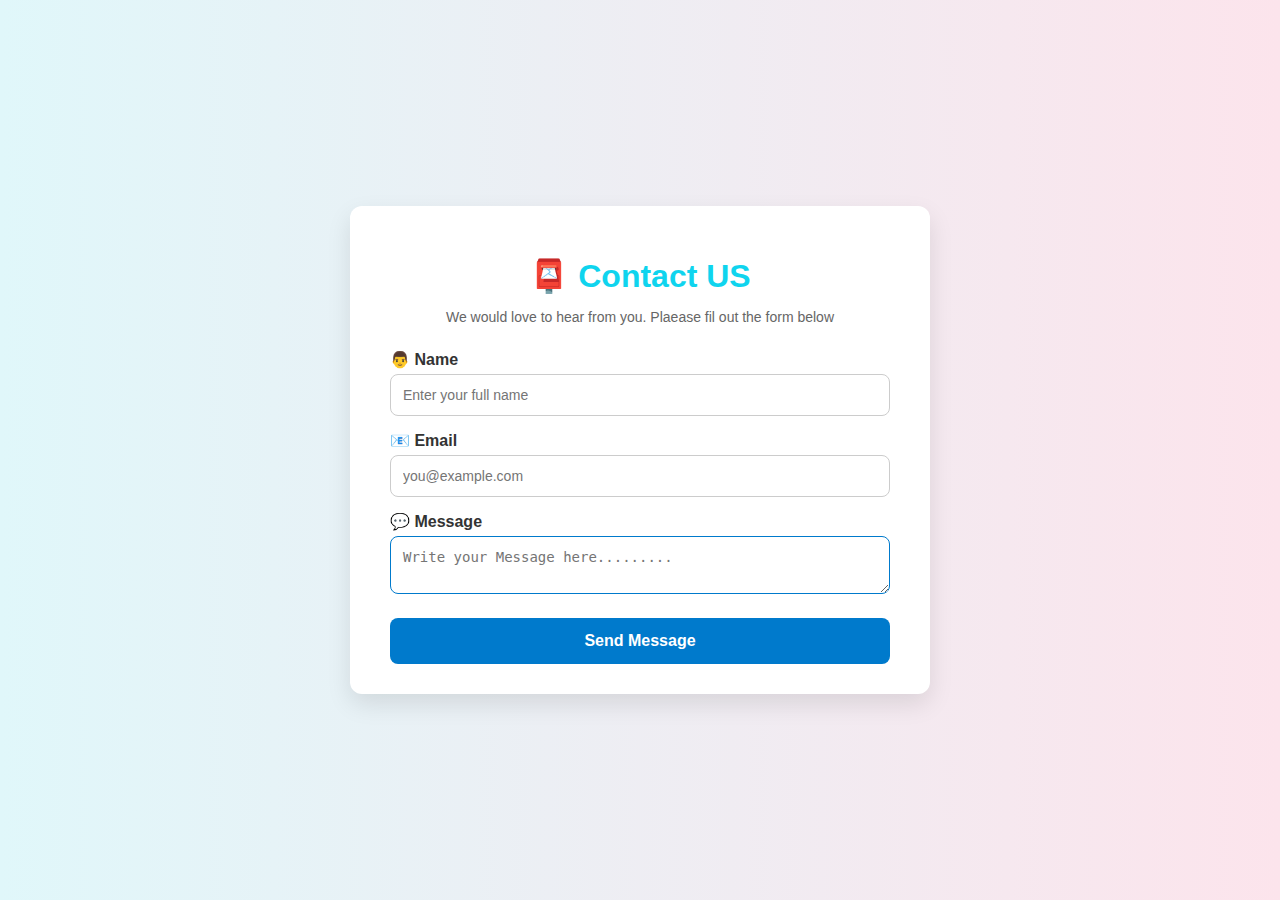
<file: vicky's folder/index.html>
<!DOCTYPE html>
<html lang="en">
    <head>
        <meta charset="UTF-8">
        <title>Contact US</title>
        <link rel="stylesheet" href="index.css">
    </head>
    <body>
        <div class="container">
            <h1> 📮 Contact US</h1>
            <p>We would love to hear from you. Plaease fil out the form below</p>
            <form id="ContactForm">
                <label for="name"> 👨 Name</label>
                <input type="text" id="name" placeholder="Enter your full name" required>
                <label for="email"> 📧 Email</label>
                <input type="email" id="email" placeholder="you@example.com" required>
                <label for="Message"> 💬 Message</label>
                <textarea id="message" placeholder="Write your Message here........." required></textarea>
                <button type="Submit">Send Message</button>
            </form>
            <div id="reponse"></div>
        </div>
        <script src="script.js"></script>
    </body>
</html>
</file>
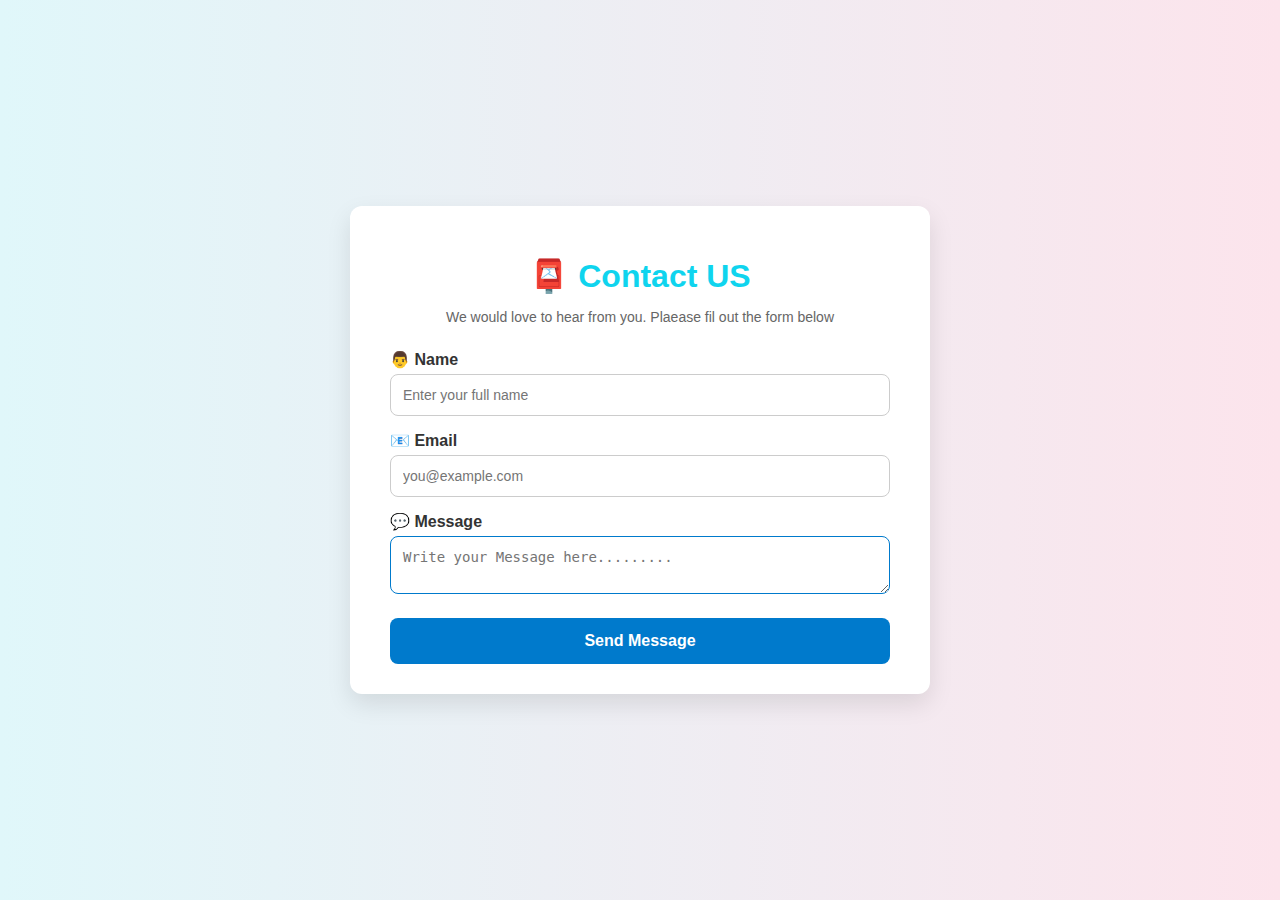
<file: mini projects/Login page/index.html>
<!DOCTYPE html>
<html lang="en">
    <head>
        <meta charset="UTF-8">
        <title>Contact US</title>
        <link rel="stylesheet" href="style.css">
    </head>
    <body>
        <div class="container">
            <h1> 📮 Contact US</h1>
            <p>We would love to hear from you. Plaease fil out the form below</p>
            <form id="ContactForm">
                <label for="name"> 👨 Name</label>
                <input type="text" id="name" placeholder="Enter your full name" required>
                <label for="email"> 📧 Email</label>
                <input type="email" id="email" placeholder="you@example.com" required>
                <label for="Message"> 💬 Message</label>
                <textarea id="message" placeholder="Write your Message here........." required></textarea>
                <button type="Submit">Send Message</button>
            </form>
            <div id="reponse"></div>
        </div>
        <script src="script.js"></script>
    </body>
</html>
</file>
<file: vicky's folder/index.css>
body{
    margin:0;
    font-family:'Segoe UI',sans-serif;
    background:linear-gradient(to right,#e0f7fa,#fce4ec);
    display:flex;
    justify-content: center;
    align-items:center;
    height:100vh;
}
.container{
    background-color: white;
    padding:30px 40px;
    border-radius:12px;
    box-shadow:0 10px 25px rgba(0,0,0,0.1);
    max-width:500px;
    width:100%;
    text-align:center;
}
.container h1{
    color:#0fd4ee;
    margin-bottom:10px;
}
.container p{
    color:#666;
    font-size:14px;
    margin-bottom:25px;
}
form label{
    display:block;
    text-align:left;
    margin:15px 0 5px;
    color:#333;
    font-weight:bold;
}
input,textarea{
    width:100%;
    padding:12px;
    border:1px solid #ccc;
    border-radius:8px;
    font-size:14px;
    box-sizing:border-box;
    transition:border-color 0.3s ease;
}
input:focus,textarea{
    border-color:#007acc;
    outline:none;
}
button{
    width:100%;
    padding:14px;
    background-color:#007acc;
    color:white;
    font-size:16px;
    font-weight:bold;
    border:none;
    border-radius:8px;
    margin-top:20px;
    cursor:pointer;
    transition:background-color 0.3s ease;
}
button:hover{
    background-color:#005fa3;
}
#response{
    margin-top:20px;
    font-size:16px;
    font-weight:bold;
}
</file>
<file: mini projects/Login page/style.css>
body{
    margin:0;
    font-family:'Segoe UI',sans-serif;
    background:linear-gradient(to right,#e0f7fa,#fce4ec);
    display:flex;
    justify-content: center;
    align-items:center;
    height:100vh;
}
.container{
    background-color: white;
    padding:30px 40px;
    border-radius:12px;
    box-shadow:0 10px 25px rgba(0,0,0,0.1);
    max-width:500px;
    width:100%;
    text-align:center;
}
.container h1{
    color:#0fd4ee;
    margin-bottom:10px;
}
.container p{
    color:#666;
    font-size:14px;
    margin-bottom:25px;
}
form label{
    display:block;
    text-align:left;
    margin:15px 0 5px;
    color:#333;
    font-weight:bold;
}
input,textarea{
    width:100%;
    padding:12px;
    border:1px solid #ccc;
    border-radius:8px;
    font-size:14px;
    box-sizing:border-box;
    transition:border-color 0.3s ease;
}
input:focus,textarea{
    border-color:#007acc;
    outline:none;
}
button{
    width:100%;
    padding:14px;
    background-color:#007acc;
    color:white;
    font-size:16px;
    font-weight:bold;
    border:none;
    border-radius:8px;
    margin-top:20px;
    cursor:pointer;
    transition:background-color 0.3s ease;
}
button:hover{
    background-color:#005fa3;
}
#response{
    margin-top:20px;
    font-size:16px;
    font-weight:bold;
}
</file>
